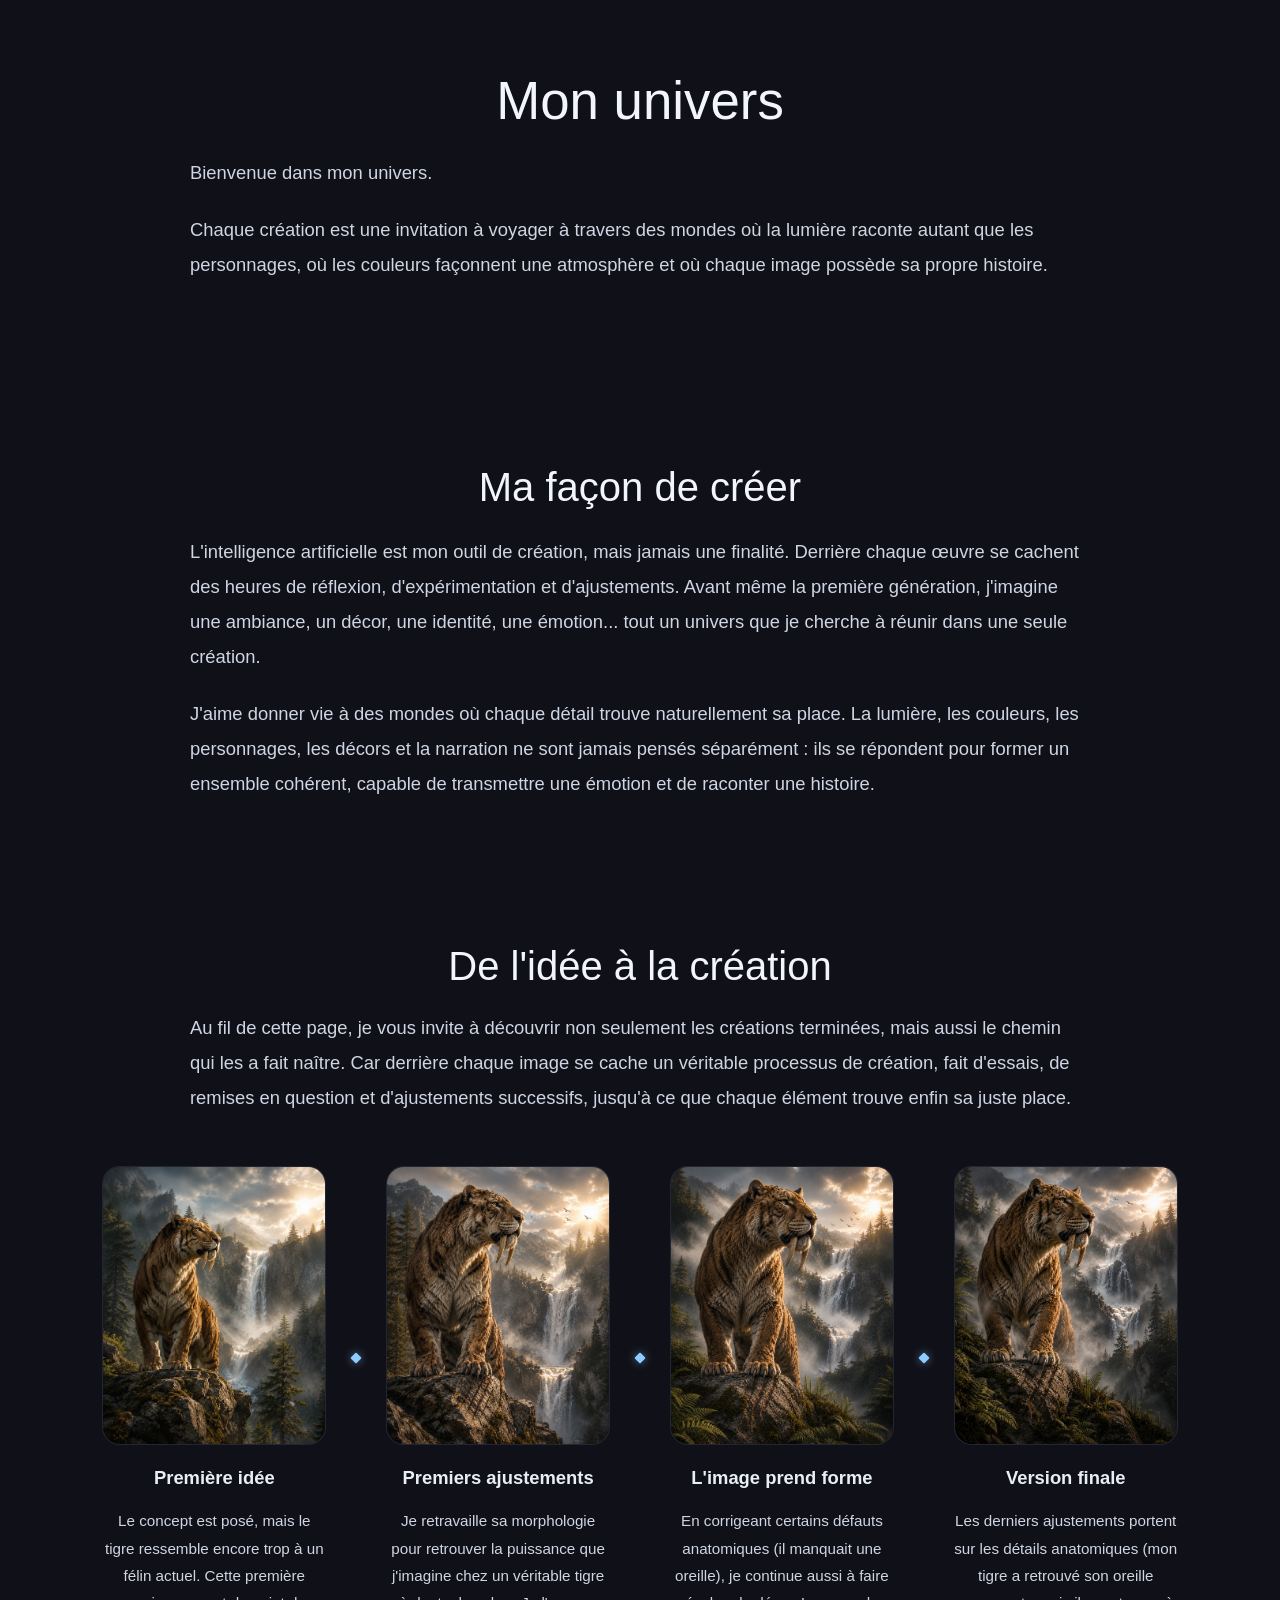
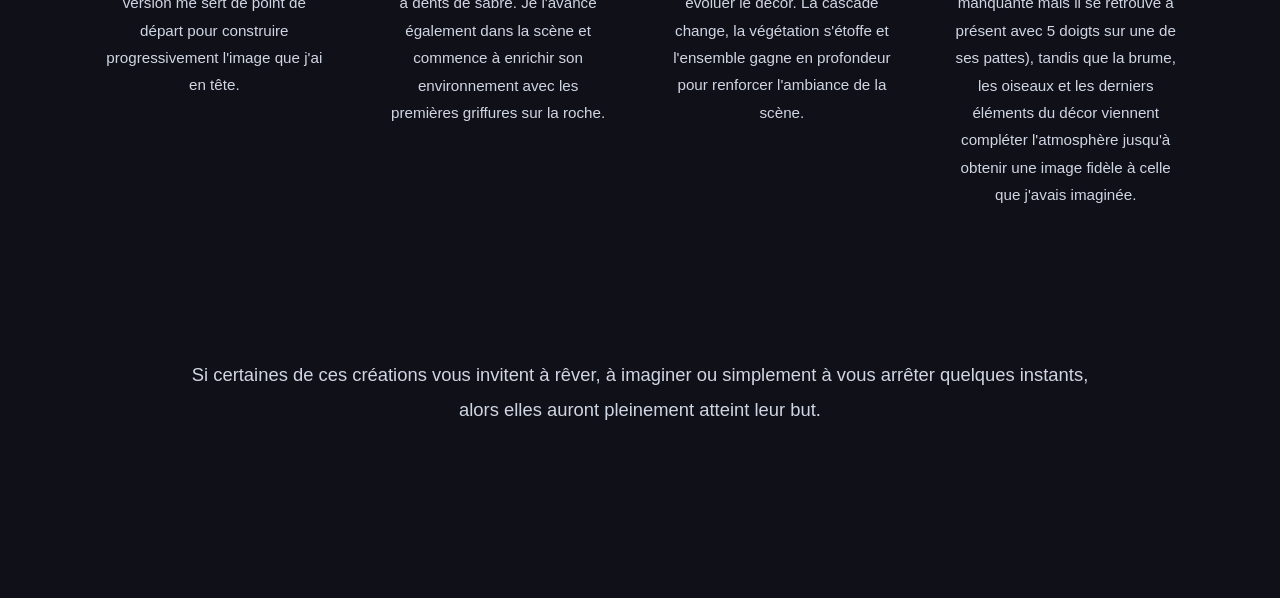
<file: mon-univers.html>
<!DOCTYPE html>
<html lang="fr">

<head>
    <meta charset="UTF-8">
    <meta name="viewport" content="width=device-width, initial-scale=1.0">

    <title>Mon univers | Nathy Universe</title>

    <link rel="stylesheet" href="css/style.css">
</head>

<body>
<main>

    <section class="univers">

        <div class="univers-contenu">

            <h1>Mon univers</h1>

            <p>
                Bienvenue dans mon univers.
            </p>

            <p>
                Chaque création est une invitation à voyager à travers des mondes où la lumière raconte autant que les personnages, où les couleurs façonnent une atmosphère et où chaque image possède sa propre histoire.
            </p>

        </div>

    </section>

    <section class="processus-creation">

        <div class="processus-contenu">

            <h2>Ma façon de créer</h2>

            <p>
                L'intelligence artificielle est mon outil de création, mais jamais une finalité. Derrière chaque œuvre se cachent des heures de réflexion, d'expérimentation et d'ajustements. Avant même la première génération, j'imagine une ambiance, un décor, une identité, une émotion... tout un univers que je cherche à réunir dans une seule création.
            </p>

            <p>
                J'aime donner vie à des mondes où chaque détail trouve naturellement sa place. La lumière, les couleurs, les personnages, les décors et la narration ne sont jamais pensés séparément : ils se répondent pour former un ensemble cohérent, capable de transmettre une émotion et de raconter une histoire.
            </p>

        </div>

    </section>

    <section class="galerie-evolution">

        <div class="galerie-contenu">

            <h2>De l'idée à la création</h2>

            <p>
                Au fil de cette page, je vous invite à découvrir non seulement les créations terminées, mais aussi le chemin qui les a fait naître. Car derrière chaque image se cache un véritable processus de création, fait d'essais, de remises en question et d'ajustements successifs, jusqu'à ce que chaque élément trouve enfin sa juste place.
            </p>

            <div class="evolution-grille">

    <div class="evolution-etape">

        <img src="images/tigre-etape1.png"
     alt="Première étape de création du tigre à dents de sabre"
     class="evolution-image">

     <h3>Première idée</h3>

    <p class="evolution-legende">
        Le concept est posé, mais le tigre ressemble encore trop à un félin actuel. Cette première version me sert de point de départ pour construire progressivement l'image que j'ai en tête.
    </p>

    </div>

   
   <div class="evolution-etape">

     <img src="images/tigre-etape2.png"
         alt="Deuxième étape de création du tigre à dents de sabre"
         class="evolution-image">

    <h3>Premiers ajustements</h3>

    <p class="evolution-legende">
        Je retravaille sa morphologie pour retrouver la puissance que j'imagine chez un véritable tigre à dents de sabre. Je l'avance également dans la scène et commence à enrichir son environnement avec les premières griffures sur la roche.
    </p>

</div>

    
    <div class="evolution-etape">

    <img src="images/tigre-etape3.png"
         alt="Troisième étape de création du tigre à dents de sabre"
         class="evolution-image">

    <h3>L'image prend forme</h3>

    <p class="evolution-legende">
        En corrigeant certains défauts anatomiques (il manquait une oreille), je continue aussi à faire évoluer le décor. La cascade change, la végétation s'étoffe et l'ensemble gagne en profondeur pour renforcer l'ambiance de la scène.
    </p>

</div>

    
  <div class="evolution-etape">

    <img src="images/tigre-etape-finale.png"
         alt="Version finale du tigre à dents de sabre"
         class="evolution-image">

    <h3>Version finale</h3>

    <p class="evolution-legende">
        Les derniers ajustements portent sur les détails anatomiques (mon tigre a retrouvé son oreille manquante mais il se retrouve à présent avec 5 doigts sur une de ses pattes), tandis que la brume, les oiseaux et les derniers éléments du décor viennent compléter l'atmosphère jusqu'à obtenir une image fidèle à celle que j'avais imaginée.
    </p>

    </div>
</div>

    <p class="conclusion-galerie">
        Si certaines de ces créations vous invitent à rêver, à imaginer ou simplement à vous arrêter quelques instants, alors elles auront pleinement atteint leur but.
   </p>

        </div>

    </section>

</main>

    </body>
</html>
</file>
<file: css/style.css>
/* ===========================
   NATHY UNIVERSE
=========================== */

* {
    margin: 0;
    padding: 0;
    box-sizing: border-box;
}

html {
    scroll-behavior: smooth;
}

body {
    background: #101018;
    color: white;
    font-family: "Segoe UI", sans-serif;
    overflow-x: hidden;
}

/* ===========================
   HERO
=========================== */

.hero {
    position: relative;
    width: 100%;
    min-height: 100vh;
    overflow: hidden;
    display: flex;
    justify-content: center;
    align-items: center;
    background-color: #100d1b;
}

.hero-image {
    position: relative;
    z-index: 1;
    width: 75%;
    max-width: 1600px;
    height: auto;
    object-fit: contain;
    display: block;
    margin: 0 auto;
}

/* Voile discret */

.overlay {
    position: absolute;
    inset: 0;
    backdrop-filter: blur(18px);
    background: rgba(0,0,0,0.25);
    pointer-events: none;
}

/* Bloc texte */

.hero-content {
    position: absolute;
    top: 34%;
    right: 8%;
    transform: translateY(-50%);
    width: 38%;
    text-align: left;
    z-index: 2;
}

.hero h1 {
    font-size: clamp(3rem,5vw,5rem);
    font-weight: 300;
    letter-spacing: 3px;
    margin-bottom: 22px;
    color: #f6f3ec;
}

.hero p {
    font-size: 1.2rem;
    line-height: 1.8;
    color: rgba(255,255,255,.92);
    margin-bottom: 25px;
    padding-left: 50px;
}

/* Bouton */

.btn-decouvrir {
    display:inline-block;
    margin-left:195px;
    margin-top:22px;
    padding:15px 42px;
    border:2px solid rgba(218,214,232,.82);
    border-radius:40px;
    color:#f5f5f8;
    text-decoration:none;
    background:rgba(255,255,255,.03);
    transition:all .35s ease;
    letter-spacing:1px;
}

.btn-decouvrir:hover{
    background:rgba(255,255,255,.12);
    border-color:rgba(220,215,235,.95);
    color:white;
    box-shadow:0 0 18px rgba(205,190,235,.28);
    transform:translateY(-2px);
}

.menu-principal {
    position: absolute;

    top: 35px;
    right: 50px;

    z-index: 20;

    display: flex;
    flex-direction: column;
    align-items: flex-start;
    gap: 14px;
}

.menu-principal a {
    position: relative;
    color: #d9dee8;
    text-decoration: none;

    font-size: 0.95rem;
    font-weight: 300;
    letter-spacing: 0.6px;

    transition: color 0.3s ease;
}

.menu-principal a::before {
    content: "";

    position: absolute;

    left: -18px;
    top: 50%;

    width: 7px;
    height: 7px;

    transform: translateY(-50%) rotate(45deg);

  background: linear-gradient(
    135deg,
    #eaf8ff,
    #58bfff
);

    border-radius: 1px;

    box-shadow: 
    0 0 4px rgba(126, 200, 255, 0.45),
    0 0 8px rgba(126, 200, 255, 0.20);
}



.menu-principal a:hover {
    color: #f4f7ff;
}

.menu-principal a:hover::before {
    box-shadow:
        0 0 8px rgba(126, 200, 255, 0.75),
        0 0 16px rgba(126, 200, 255, 0.35);

    transition: box-shadow 0.3s ease;
}

/* ==========================================
   EMBLÈME
========================================== */

.site-emblem{
    position:absolute;
    top:25px;
    left:20px;
    z-index:20;
    width:100px;
    height:100px;
}

.site-emblem img{
    width:95px;
    height:auto;
    display:block;
    opacity:.92;
    filter:
      drop-shadow(0 0 6px rgba(190,175,255,.22))
      drop-shadow(0 0 18px rgba(165,125,255,.12));
    animation:moonGlow 10s ease-in-out infinite;
}

@keyframes moonGlow{
    0%{
        filter:
        drop-shadow(0 0 5px rgba(190,175,255,.18))
        drop-shadow(0 0 14px rgba(165,125,255,.08));
    }
    50%{
        filter:
        drop-shadow(0 0 8px rgba(190,175,255,.28))
        drop-shadow(0 0 22px rgba(165,125,255,.16));
    }
    100%{
        filter:
        drop-shadow(0 0 5px rgba(190,175,255,.18))
        drop-shadow(0 0 14px rgba(165,125,255,.08));
    }
}

.hero-mobile-content {
    display: none;
}

/* ==========================================================
   HERO - VERSION SMARTPHONE
========================================================== */

@media screen and (max-width:768px){

    .hero{
        min-height:auto;
        padding:35px 20px 60px;

        display:flex;
        flex-direction:column;
        align-items:center;
        justify-content:flex-start;

        overflow:visible;
    }

    .site-emblem{
        position:static;
        width:90px;
        height:auto;
        margin:0 auto 25px;
    }

    .site-emblem img{
        width:90px;
        display:block;
        margin:auto;
    }

    .menu-principal{
    right: 5px;
}

   .hero-image{
    width:100%;
    max-width:620px;
    height:auto;
    display:block;
    margin:0 auto 30px;
}

    .overlay{
        display:none;
    }

    .hero-content{
    position:static;

    display:flex;
    flex-direction:column;
    align-items:center;

    width:100%;
    max-width:360px;

    margin:35px auto 0;

    transform:none;
    text-align:center;
}

   .hero h1{
    font-size:2rem;
    line-height:1.15;
    letter-spacing:1px;

    margin-top:25px;
    margin-bottom:16px;
}

    .hero p{
        margin:0;
        padding:0;

        font-size:1.05rem;
        line-height:1.6;
    }

    .btn-decouvrir{
        display:inline-block;
        margin-top:28px;
        margin-left:0;

        padding:14px 34px;
    }

}

@media screen and (max-width:768px){

/* ==========================
   HERO MOBILE DÉDIÉ
========================== */

.hero-content{
    display: none;
}

.hero-mobile-content{
    display: flex;
    flex-direction: column;
    align-items: center;

    width: 100%;
    max-width: 360px;

    margin: 30px auto 0;

    text-align: center;
}

.hero-mobile-content h1{
    font-size: 2rem;
    font-weight: 300;
    line-height: 1.15;
    letter-spacing: 1px;

    margin-bottom: 18px;
}

.hero-mobile-content p{
    font-size: 1.05rem;
    line-height: 1.6;

    margin-bottom: 28px;
}

.hero-mobile-content .btn-decouvrir{
    margin: 0;
}
}


/* ===========================
   PRÉSENTATION
=========================== */

.presentation {

    background: #101010;

    padding: 130px 10%;

}

.container {

    max-width: 1100px;

    margin: auto;

}

.presentation h2 {

    text-align: center;

    font-size: 2.5rem;

    margin-bottom: 30px;

}

.presentation p {

    text-align: center;

    color: #d5d5d5;

    font-size: 1.15rem;

    line-height: 1.9;

}

/* ===========================
   CATÉGORIES
=========================== */

.categories {

    background: #181818;

    padding: 130px 10%;

    min-height: 700px;

}

.categories h2 {

    text-align: center;

    font-size: 2.5rem;

}

/* ==========================================
   LUCIOLES
========================================== */

.fireflies {
    position: absolute;
    inset: 0;
    pointer-events: none;
    z-index: 2;
}

.firefly {
    position: absolute;
    width: 6px;
    height: 6px;

    background: #ffe89a;
    border-radius: 50%;

    box-shadow:
        0 0 8px #ffe89a,
        0 0 18px rgba(255, 232, 154, 0.8);

    opacity: 0;

    animation: floatFirefly 18s ease-in-out infinite,
               glowFirefly 4s ease-in-out infinite;
}

/* Position de chaque luciole */

.firefly:nth-child(1) {
    left: 12%;
    top: 72%;
    animation-delay: 0s;
}

.firefly:nth-child(2) {
    left: 24%;
    top: 48%;
    animation-delay: 3s;
}

.firefly:nth-child(3) {
    left: 37%;
    top: 68%;
    animation-delay: 6s;
}

.firefly:nth-child(4) {
    left: 63%;
    top: 38%;
    animation-delay: 2s;
}

.firefly:nth-child(5) {
    left: 77%;
    top: 62%;
    animation-delay: 8s;
}

.firefly:nth-child(6) {
    left: 90%;
    top: 44%;
    animation-delay: 5s;
}

/* Déplacement très lent */

@keyframes floatFirefly {

    0% {
        transform: translate(0,0);
    }

    25% {
        transform: translate(-10px,-18px);
    }

    50% {
        transform: translate(8px,-35px);
    }

    75% {
        transform: translate(-6px,-18px);
    }

    100% {
        transform: translate(0,0);
    }

}

/* Scintillement */

@keyframes glowFirefly {

    0%,
    100% {
        opacity: .15;
        transform: scale(.8);
    }

    50% {
        opacity: .9;
        transform: scale(1.15);
    }

}

/* ==========================================
   FORÊT VIVANTE
========================================== */

#foret-vivante {
    position: absolute;
    inset: 0;
    z-index: 2;
    pointer-events: none;
    overflow: hidden;
}

/* Luciole de base */

.firefly {
    position: absolute;

    width: 6px;
    height: 6px;

    border-radius: 50%;

    opacity: 0;

    transform: translate(-50%, -50%);

    animation: scintillement 4s ease-in-out infinite;
}

/* Dorée */

.firefly.gold {
    background: #ffd76b;

    box-shadow:
        0 0 6px #ffd76b,
        0 0 14px rgba(255,215,107,.8);
}

/* Argentée */

.firefly.silver {
    background: #f2f2f2;

    box-shadow:
        0 0 5px #ffffff,
        0 0 12px rgba(255,255,255,.7);
}

/* Bleu lunaire */

.firefly.blue {
    background: #b8d9ff;

    box-shadow:
        0 0 6px #b8d9ff,
        0 0 14px rgba(184,217,255,.75);
}

/* Animation de scintillement */

@keyframes scintillement {

    0% {
        opacity: .15;
        transform: translate(-50%, -50%) scale(.85);
    }

    50% {
        opacity: .95;
        transform: translate(-50%, -50%) scale(1.2);
    }

    100% {
        opacity: .15;
        transform: translate(-50%, -50%) scale(.85);
    }

}

/* ==========================================================
   SECTION EXPLORER
========================================================== */

.explorer {
    position: relative;
    overflow: hidden;

    padding: 120px 8%;
    background: linear-gradient(to bottom, #1b202b, #141822);
    text-align: center;
}

.explorer-contenu {
    max-width: 1550px;
    margin: 0 auto;
}

.explorer h2 {
    font-size: 2.8rem;
    color: #f5f5f5;
    margin-bottom: 50px;
}

.explorer-intro {
    max-width: 700px;
    margin: 0 auto 60px;
    color: #cfcfd8;
    font-size: 1.1rem;
    line-height: 1.8;
}


/* ==========================================================
   CARTE EXPLORER
========================================================== */

.cartes-explorer {
    display: flex;
    flex-wrap: wrap;
    justify-content: center;
    gap: 25px;

    max-width: 1550px;
    margin: 0 auto;
}

.carte-explorer {
    width: 320px;

    display: flex;
    flex-direction: column;

    background: rgba(255, 255, 255, 0.05);
    border: 1px solid rgba(255, 255, 255, 0.12);
    border-radius: 20px;
    overflow: hidden;
    backdrop-filter: blur(10px);
    transition: transform 0.3s ease, box-shadow 0.3s ease;
}

.carte-explorer:hover {
    transform: translateY(-8px);
    box-shadow: 0 0 25px rgba(185, 160, 255, 0.25);
}

.carte-image {
    height: 340px;
    background: linear-gradient(135deg, #2b2b38, #1a1a22);
    display: flex;
    align-items: center;
    justify-content: center;
}

.carte-image img {
    width: 100%;
    height: 100%;
    object-fit: cover;
    object-position: center top;
}
.dragon-fusion {
    object-position: center;
}

.carte-contenu {
    padding: 10px;

    display: flex;
    flex-direction: column;
    flex: 1;
}

.carte-contenu h3 {
    color: #ffffff;
    font-size: 1.2rem;
    margin-bottom: 15px;
}

.carte-contenu p {
    color: #cfcfd8;
    line-height: 1.6;
    margin-bottom: 25px;
}

.btn-carte {
    display: inline-block;
    margin-top: auto;
    padding: 10px 22px;
    border-radius: 30px;
    text-decoration: none;
    color: white;
    border: 1px solid rgba(255,255,255,0.25);
    transition: 0.3s;
}

.btn-carte:hover {
    background: rgba(185,160,255,0.18);
    border-color: rgba(185,160,255,0.45);
}

/* ==========================
   GALERIE DES CRÉATIONS
========================== */

.galerie {
    display: flex;
    flex-wrap: wrap;
    justify-content: center;
    gap: 30px;

}

.creation {
    width: 320px;
    text-align: center;
}

.creation .miniature {
    width: 280px;
    height: 400px;

    margin: 0 auto;

    object-fit: cover;
    object-position: center;

    border-radius: 18px;
    display: block;

    cursor: pointer;

    transition:
        transform 0.35s ease,
        box-shadow 0.35s ease;

    .creation[data-slug="deesse-de-lillusion"] .miniature {
    object-position: center 10%;
}
}

.portrait {
    object-position: center 20%;
}

.creation .miniature:hover {
    transform: translateY(-8px);
    box-shadow: 0 0 25px rgba(185, 160, 255, 0.28);
}

.creation h3 {
    margin-top: 15px;
}

.retour-accueil {
    text-align: center;
    margin: 60px 0;
}

.btn-retour {
    display: inline-block;
    padding: 12px 24px;
    color: white;
    text-decoration: none;
    border: 2px solid rgba(255,255,255,0.3);
    border-radius: 30px;
    transition: 0.3s;
}

.btn-retour:hover {
    background: rgba(255,255,255,0.12);
    transform: translateY(-2px);
}

.image-complete {
    object-fit: contain !important;
    background: transparent;
}

/* ==========================
   LIGHTBOX
========================== */

.lightbox {
    position: fixed;
    inset: 0;
    background: rgba(0, 0, 0, 0.95);

    display: flex;
    justify-content: center;
    align-items: center;

    opacity: 0;
    visibility: hidden;

    transition: opacity 0.35s ease;

    z-index: 9999;
}

.lightbox.active {
    opacity: 1;
    visibility: visible;
}

.lightbox-viewport {
    display: flex;
    justify-content: center;
    align-items: center;

    width: 90vw;
    height: 90vh;

    overflow: hidden;
}

.lightbox img {
    max-width: 90%;
    max-height: 90%;
    border-radius: 18px;

    transition: opacity 0.35s ease;
}

.lightbox.active img {
    transform: scale(1);
}

.fermer-lightbox {
    position: absolute;
    top: 30px;
    right: 40px;

    font-size: 42px;
    color: silver;

    cursor: pointer;
    transition: 0.25s;
}

.fermer-lightbox:hover {
    color: white;
}

/* ==========================
   FLÈCHES LIGHTBOX
========================== */

.fleche-lightbox {
    position: absolute;
    top: 50%;
    transform: translateY(-50%);

    font-size: 34px;
    font-weight: 300;

    color: rgba(230, 230, 235, 0.38);

    cursor: pointer;
    user-select: none;

    opacity: .45;

    transition:
        opacity .25s ease,
        color .25s ease,
        transform .25s ease;
}

.fleche-gauche {
    left: 24px;
}

.fleche-droite {
    right: 24px;
}

.fleche-lightbox:hover {
    opacity: .95;
    color: rgb(245,245,248);

    transform: translateY(-50%) scale(1.08);
}

/* ==========================
   SIGNATURE LIGHTBOX
========================== */

.signature-lightbox {
    position: absolute;
    bottom: 20px;
    right: 20px;

    width: 90px;
    height: auto;

    opacity: 0.15;

    pointer-events: none;
    user-select: none;
}

/* ==========================================
   RESPONSIVE
========================================== */

@media (max-width: 1200px) {

    .hero-content {

        width: 30%;

        top: 50%;
        right: 15%;

        transform: translateY(-50%);
        text-align: center;

    }

    .hero h1 {

        font-size: 2rem;
       
    }

    .hero p {

        font-size: 0.9rem;
        line-height: 1.5;
    
        padding-left: 0;

    }

    .btn-decouvrir {

    display: inline-block;
    margin-left: 0;

    margin-top: 20px;

    padding: 10px 22px;

    font-size: 0.9rem;

}

}

/* ==========================================================
   SECTION EXPLORER — FOND AURORAL
========================================================== */

.explorer {
    position: relative;
    overflow: hidden;

    padding: 120px 8%;
    text-align: center;

   background:
  
    /* Fond sombre existant */
    linear-gradient(
        180deg,
        #0a0d14 0%,
        #0d111a 32%,
        #0b0d14 68%,
        #080a10 100%
    );
}

/* Le canevas d'aurores existant reste derrière les voiles. */
#aurores {
    position: absolute;
    inset: 0;

    width: 100%;
    height: 100%;

    z-index: 0;
    pointer-events: none;
}

/*
   Deux voiles lumineux très étirés :
   pas de bord circulaire, seulement des nappes diffuses.
*/
.explorer::before,
.explorer::after {
    content: "";
    position: absolute;
    z-index: 1;

    width: 170%;
    height: 42%;

    pointer-events: none;
    filter: blur(90px);
    opacity: 0.42;

    /* Évite les petits soubresauts de rendu pendant l'animation */
    will-change: transform;
    backface-visibility: hidden;
}

/* Voile bleu argenté, présent dans la moitié haute. */

.explorer::before {
    top: 3%;
    left: -42%;

    background: linear-gradient(
        108deg,
        transparent 8%,
        rgba(56, 179, 224, 0.03) 25%,
        rgba(109, 202, 255, 0.14) 43%,
        rgba(192, 221, 255, 0.09) 57%,
        rgba(111, 85, 205, 0.07) 70%,
        transparent 88%
    );

    animation: none;
}

/* Voile violet discret, prolongé dans la moitié basse. */

.explorer::after {
    right: -48%;
    bottom: 1%;

    background: linear-gradient(
        72deg,
        transparent 10%,
        rgba(80, 181, 218, 0.04) 28%,
        rgba(124, 92, 205, 0.11) 46%,
        rgba(175, 129, 255, 0.08) 59%,
        rgba(188, 210, 235, 0.05) 73%,
        transparent 90%
    );

    animation: none;
}

@keyframes voile-bleu {
    0% {
        transform: translate3d(0, 0, 0) rotate(-7deg) skewX(-10deg);
        animation-timing-function: linear;
    }

    14% {
        transform: translate3d(10px, 3px, 0) rotate(-7deg) skewX(-10deg);
        animation-timing-function: linear;
    }

    37% {
        transform: translate3d(24px, 9px, 0) rotate(-7deg) skewX(-10deg);
        animation-timing-function: linear;
    }

    58% {
        transform: translate3d(17px, 15px, 0) rotate(-7deg) skewX(-10deg);
        animation-timing-function: linear;
    }

    79% {
        transform: translate3d(-5px, 8px, 0) rotate(-7deg) skewX(-10deg);
        animation-timing-function: linear;
    }

    92% {
        transform: translate3d(-4px, -1px, 0) rotate(-7deg) skewX(-10deg);
        animation-timing-function: linear;
    }

    100% {
        transform: translate3d(0, 0, 0) rotate(-7deg) skewX(-10deg);
    }
}

@keyframes voile-violet {
    0% {
        transform: translate3d(0, 0, 0) rotate(8deg) skewX(12deg);
        animation-timing-function: linear;
    }

    17% {
        transform: translate3d(-7px, -4px, 0) rotate(8deg) skewX(12deg);
        animation-timing-function: linear;
    }

    34% {
        transform: translate3d(-20px, -9px, 0) rotate(8deg) skewX(12deg);
        animation-timing-function: linear;
    }

    56% {
        transform: translate3d(-16px, -15px, 0) rotate(8deg) skewX(12deg);
        animation-timing-function: linear;
    }

    74% {
        transform: translate3d(-3px, -12px, 0) rotate(8deg) skewX(12deg);
        animation-timing-function: linear;
    }

    91% {
        transform: translate3d(5px, -3px, 0) rotate(8deg) skewX(12deg);
        animation-timing-function: linear;
    }

    100% {
        transform: translate3d(0, 0, 0) rotate(8deg) skewX(12deg);
    }
}

.voiles-prolonges {
    position: absolute;
    inset: 0;
    z-index: 1;

    overflow: hidden;
    pointer-events: none;
}

.voile-prolonge {
    position: absolute;

    width: 170%;
    height: 42%;

    filter: blur(55px);
    opacity: 0.42;
}

/* Reprise du voile bleu / argenté existant */
.voile-prolonge-bleu {
    top: 48%;
    left: -42%;

    background: linear-gradient(
        108deg,
        transparent 8%,
        rgba(56, 179, 224, 0.03) 25%,
        rgba(109, 202, 255, 0.14) 43%,
        rgba(192, 221, 255, 0.09) 57%,
        rgba(111, 85, 205, 0.07) 70%,
        transparent 88%
    );

    transform: rotate(-7deg) skewX(-10deg);
}

/* Reprise du voile violet discret existant */
.voile-prolonge-violet {
    top: 64%;
    right: -48%;

    background: linear-gradient(
        72deg,
        transparent 10%,
        rgba(80, 181, 218, 0.04) 28%,
        rgba(124, 92, 205, 0.11) 46%,
        rgba(175, 129, 255, 0.08) 59%,
        rgba(188, 210, 235, 0.05) 73%,
        transparent 90%
    );

    transform: rotate(8deg) skewX(12deg);
}

/* ==========================================================
   RESPONSIVE - CARTES EXPLORER
========================================================== */

@media screen and (max-width:768px) {

    /* Rapproche les sections */
    .presentation {
        padding: 70px 8% 50px;
    }

    .explorer {
        padding: 60px 4% 70px;
    }

    .explorer h2 {
        margin-bottom: 15px;
    }

    .explorer-intro {
        margin-bottom: 80px;
    }

    /* Cartes */
    .cartes-explorer {
        display: grid;
        grid-template-columns: repeat(2, 1fr);
        gap: 18px;
    }

    .carte-explorer {
        width: 100%;
    }

    .carte-image {
        height: 220px;
    }

    .carte-contenu {
        padding: 14px;
    }

    .carte-contenu h3 {
        font-size: 1.1rem;
    }

    .carte-contenu p {
        font-size: 0.85rem;
        line-height: 1.35;
        margin-bottom: 12px;
    }

    .btn-carte {
        width: 100%;
        text-align: center;
    }

}


/* Très petits téléphones */

@media screen and (max-width:480px) {

   .cartes-explorer {
    grid-template-columns: 1fr;
    justify-items: center;
}


.carte-explorer{
    width:280px;
}

.carte-image{
    height:210px;
}
}

.likes-container {
    display: flex;
    justify-content: center;
    align-items: center;
    gap: 8px;
    margin-top: 10px;
}

.btn-like {
    background: none;
    border: none;
    font-size: 1.35rem;
    cursor: pointer;
    color: #ffffff;
    transition:
        color 0.25s ease,
        transform 0.2s ease,
        text-shadow 0.25s ease;
}

.btn-like:hover .icone-coeur {
    transform: scale(1.60);
    transition: transform 0.18s ease;
}

.likes-count {
    font-weight: 600;
}

/* ---------- Bouton Coup de cœur ---------- */

@keyframes popLike {
    0% {
        transform: scale(1);
    }

    35% {
        transform: scale(1.35);
    }

    65% {
        transform: scale(0.95);
    }

    100% {
        transform: scale(1);
    }
}

.btn-like {
    width: 24px;
    height: 24px;

    display: flex;
    align-items: center;
    justify-content: center;

    padding: 0;
    border: none;
    background: transparent;
    cursor: pointer;
}

.btn-commentaire {
    width: 24px;
    height: 24px;

    display: flex;
    align-items: center;
    justify-content: center;

    padding: 0;
    border: none;
    background: transparent;
    cursor: pointer;

    font-size: 18px;
}

.btn-commentaire:hover .icone-commentaire {
    transform: scale(1.60);
    transition: transform 0.18s ease;
}

.icone-coeur {
    width: 30px;
    height: 30px;
    display: block;
    object-fit: contain;
    transition: transform 0.18s ease;
}

.icone-coeur.pop {
    animation: popLike 0.28s ease;
}

.commentaires-container {
    display: none;

    margin-top: 18px;
    padding: 18px;

    background: rgba(255,255,255,0.05);

    border: 1px solid rgba(185,160,255,0.20);

    border-radius: 18px;

    text-align: left;
}

.champ-commentaire {
    width: 100%;

    min-height: 110px;

    margin-top: 15px;
    padding: 12px;

    background: rgba(255,255,255,0.05);

    border: 1px solid rgba(185,160,255,0.18);

    border-radius: 12px;

    color: white;

    font-family: inherit;
    font-size: 0.95rem;

    resize: vertical;

    outline: none;

    transition: border-color .25s ease,
                box-shadow .25s ease;
}

.champ-commentaire:focus {

    border-color: rgba(185,160,255,.55);

    box-shadow: 0 0 10px rgba(185,160,255,.20);

}

.champ-commentaire::placeholder {
    color: rgba(255,255,255,.45);
}

.btn-publier {

    margin-top: 18px;

    width: 100%;

    padding: 12px;

    background: rgba(255,255,255,0.05);

    color: white;

    border: 1px solid rgba(185,160,255,.35);

    border-radius: 30px;

    cursor: pointer;

    transition: .3s ease;

    font-size: .95rem;

}

.btn-publier:hover {

    background: rgba(185,160,255,.18);

    border-color: rgba(185,160,255,.55);

}

.commentaires-container h4 {
    margin: 0 0 12px;
    color: #ffffff;
    font-size: 1rem;
}

.aucun-commentaire {
    margin-bottom: 15px;
    color: rgba(255,255,255,0.7);
    font-size: 0.9rem;
    font-style: italic;
}

.liste-commentaires {
    margin-top: 20px;
}

.commentaire {

    margin-bottom: 18px;

}

.commentaire-entete {

    display: flex;
    align-items: center;
    gap: 8px;

    margin-bottom: 8px;

}

.commentaire-entete strong {

    color: white;
    font-weight: 600;

}

.commentaire-separateur {

    color: rgba(185,160,255,.75);

    font-size: 0.85rem;

}

.commentaire-date {

    font-size: 0.82rem;

    color: rgba(185,160,255,.75);

}

.commentaire-texte {

    margin: 0;

    padding: 12px;

    background: rgba(255,255,255,0.05);

    border-left: 3px solid rgba(185,160,255,.6);

    border-radius: 10px;

    color: white;

    line-height: 1.6;

    word-break: break-word;

}

.icone-commentaire {
    width: 30px;
    height: 30px;
    display: block;
    transition: transform 0.18s ease;
}

.btn-repondre {

    margin-top: 10px;

    padding: 6px 12px;

    background: transparent;

    border: none;

    color: rgba(185,160,255,.85);

    font-size: .85rem;

    cursor: pointer;

    transition: color .25s ease;

}

.btn-repondre:hover {

    color: white;

}

/* ==========================
   FORMULAIRE DE RÉPONSE
========================== */

.formulaire-reponse {

    margin-top: 14px;

    display: flex;
    flex-direction: column;
    gap: 10px;

}

.titre-reponse {

    color: white;
    font-weight: 600;
    font-size: .95rem;

}

.champ-reponse {

    width: 100%;
    min-height: 90px;

    padding: 14px;

    resize: vertical;

    border-radius: 14px;

    border: 1px solid rgba(185,160,255,.25);

    background: rgba(255,255,255,.05);

    color: white;

    font-family: inherit;
    font-size: .95rem;

    box-sizing: border-box;

}

.champ-reponse:focus {

    outline: none;

    border-color: rgba(185,160,255,.55);

}

.btn-envoyer-reponse {

    align-self: flex-end;

    padding: 10px 22px;

    border: none;

    border-radius: 999px;

    cursor: pointer;

    background: linear-gradient(135deg,#8b5cf6,#6d28d9);

    color: white;

    font-weight: 600;

    transition: .25s;

}

.btn-envoyer-reponse:hover {

    transform: scale(1.03);

}

/* ==========================
   RÉPONSES
========================== */

.reponse-commentaire {

    margin-top: 14px;
    margin-left: 40px;

    padding: 14px;

    border-left: 3px solid rgba(185,160,255,.45);

    background: rgba(255,255,255,.03);

    border-radius: 12px;

}

.auteur-nathy{
    display:flex;
    align-items:center;
    gap:2px;
}

.embleme-nathy{
    width:40px;
    height:40px;
    object-fit:contain;
    flex-shrink:0;
}

/* ==========================================
   PAGE MON UNIVERS
========================================== */

.univers {
    padding: 70px 8% 120px;
}

.univers-contenu {
    max-width: 900px;
    margin: 0 auto;
}

.univers-contenu h1 {
    margin-bottom: 25px;

    font-size: 3.3rem;
    font-weight: 500;

    color: #f2f5fb;
    text-align: center;
}

.univers-contenu p {
    margin-bottom: 22px;

    color: #cfd6e3;

    font-size: 1.15rem;
    line-height: 1.9;
}

.processus-creation {
    padding: 40px 8% 80px;
}

.galerie-evolution {
    padding: 40px 8% 120px;
}

.galerie-contenu {
    max-width: 1400px;
    margin: 0 auto;
}

.galerie-contenu h2 {
    margin-bottom: 22px;

    font-size: 2.5rem;
    font-weight: 450;

    color: #f2f5fb;
    text-align: center;
}

.galerie-contenu > p {
    max-width: 900px;

    margin: 0 auto 50px;

    color: #cfd6e3;

    font-size: 1.15rem;
    line-height: 1.9;

    text-align: left;
}

.galerie-contenu > p:last-of-type {
    margin-top: 150px;

    text-align: center;
}

/* Emplacement des futures créations */

.evolution-grille {
    display: grid;
    grid-template-columns: repeat(4, 1fr);

    gap: 60px;
}

.evolution-etape {
    position: relative;
    text-align: center;
}

.evolution-etape:not(:last-child)::after {
    content: "";

    position: absolute;

    top: 30%;
    right: -34px;

    width: 8px;
    height: 8px;

    background: #8ecbff;

    transform: translateY(-50%) rotate(45deg);

    border-radius: 1px;

    box-shadow:
        0 0 8px rgba(142, 203, 255, 0.45),
        0 0 16px rgba(142, 203, 255, 0.20);
}

.evolution-image {
    display: block;

    width: 100%;
    aspect-ratio: 4 / 5;

    object-fit: cover;

    border-radius: 18px;

    background: rgba(255, 255, 255, 0.03);
    border: 1px solid rgba(180, 210, 255, 0.08);
}

.evolution-etape h3 {
    margin: 22px 0 14px;

    color: #e8eef8;

    font-size: 1.15rem;
    font-weight: 600;
}

.evolution-legende {
    margin-top: 18px;

    color: #cfd6e3;

    font-size: 0.95rem;
    line-height: 1.8;
}

.processus-contenu {
    max-width: 900px;
    margin: 0 auto;
}

.processus-contenu h2 {
    margin-bottom: 25px;

    font-size: 2.5rem;
    font-weight: 450;

    color: #f2f5fb;
    text-align: center;
}

.processus-contenu p {
    margin-bottom: 22px;

    color: #cfd6e3;

    font-size: 1.15rem;
    line-height: 1.9;
}

.conclusion-galerie {
    display: block;
    width: 100%;
    max-width: 900px;
    margin: 90px auto 0;

    color: #cfd6e3;

    font-size: 1.15rem;
    line-height: 1.9;

    text-align: center;
}

@media (max-width: 1250px) {

    .evolution-etape:not(:last-child)::after {
        top: 7%;
        right: -34px;
    }

}
</file>
